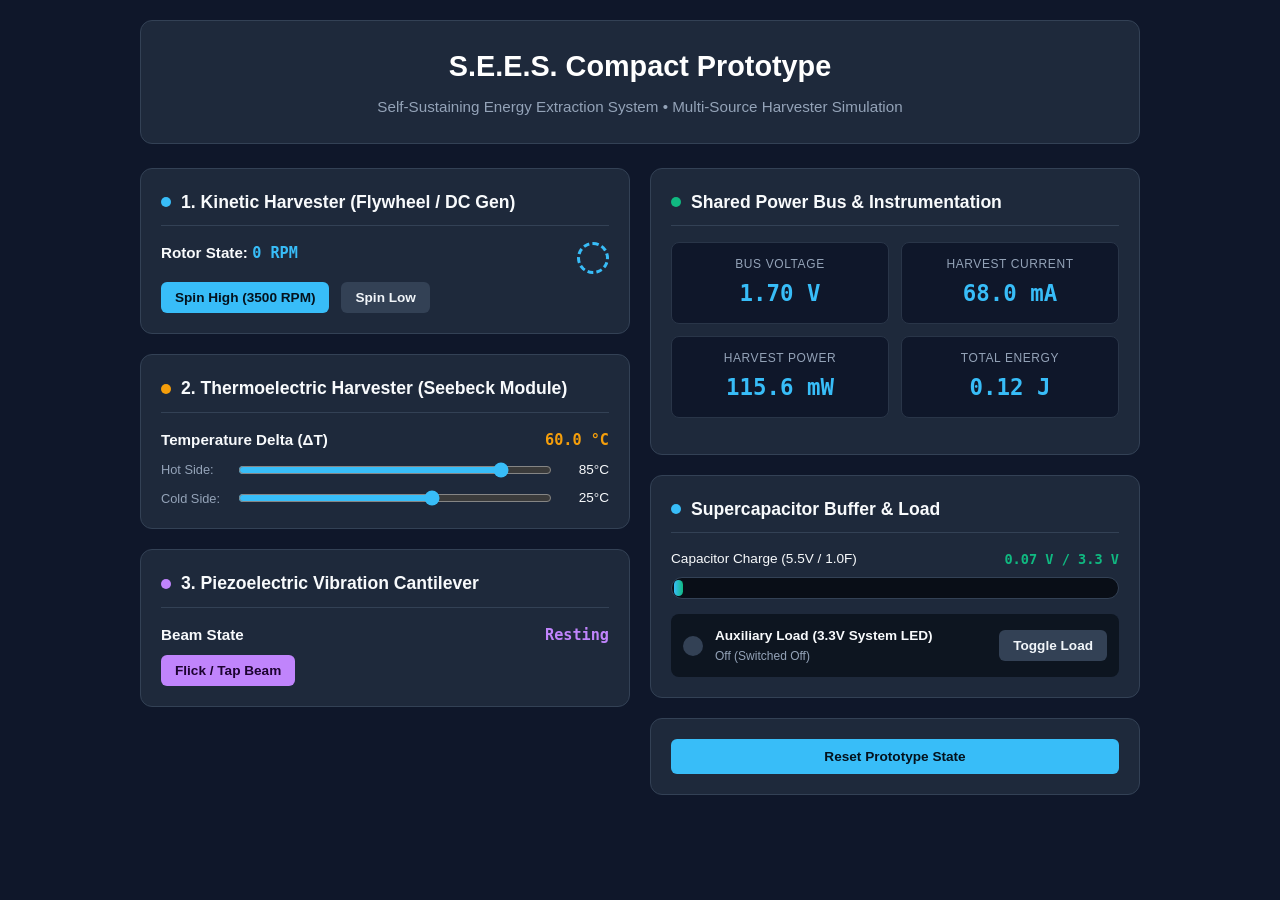
<file: prototype.html>
<!DOCTYPE html>
<html lang="en">
<head>
  <meta charset="UTF-8">
  <meta name="viewport" content="width=device-width, initial-scale=1.0">
  <title>S.E.E.S. - Interactive Energy Harvesting Prototype</title>
  <style>
    :root {
      --bg: #0f172a;
      --card-bg: #1e293b;
      --border: #334155;
      --primary: #38bdf8;
      --primary-hover: #0284c7;
      --accent-thermal: #f59e0b;
      --accent-piezo: #c084fc;
      --accent-success: #10b981;
      --accent-danger: #ef4444;
      --text: #f8fafc;
      --text-muted: #94a3b8;
    }

    * {
      box-sizing: border-box;
      margin: 0;
      padding: 0;
      font-family: -apple-system, BlinkMacSystemFont, "Segoe UI", Roboto, Oxygen, Ubuntu, Cantarell, sans-serif;
    }

    body {
      background-color: var(--bg);
      color: var(--text);
      padding: 20px;
      line-height: 1.5;
    }

    .container {
      max-width: 1000px;
      margin: 0 auto;
    }

    header {
      background: var(--card-bg);
      border: 1px solid var(--border);
      border-radius: 12px;
      padding: 24px;
      margin-bottom: 24px;
      text-align: center;
    }

    header h1 {
      font-size: 1.8rem;
      margin-bottom: 8px;
      color: #fff;
    }

    header p {
      color: var(--text-muted);
      font-size: 0.95rem;
    }

    .grid-2 {
      display: grid;
      grid-template-columns: 1fr 1fr;
      gap: 20px;
    }

    @media (max-width: 768px) {
      .grid-2 {
        grid-template-columns: 1fr;
      }
    }

    .card {
      background: var(--card-bg);
      border: 1px solid var(--border);
      border-radius: 12px;
      padding: 20px;
      margin-bottom: 20px;
    }

    .card h2 {
      font-size: 1.1rem;
      margin-bottom: 16px;
      display: flex;
      align-items: center;
      gap: 10px;
      border-bottom: 1px solid var(--border);
      padding-bottom: 10px;
    }

    .badge {
      display: inline-block;
      width: 10px;
      height: 10px;
      border-radius: 50%;
    }

    .source-row {
      margin-bottom: 16px;
      padding-bottom: 12px;
      border-bottom: 1px dashed #2d3748;
    }

    .source-row:last-child {
      border-bottom: none;
      margin-bottom: 0;
      padding-bottom: 0;
    }

    .source-title {
      display: flex;
      justify-content: space-between;
      margin-bottom: 8px;
      font-weight: 600;
      font-size: 0.95rem;
    }

    .controls-row {
      display: flex;
      align-items: center;
      gap: 12px;
      margin-top: 6px;
    }

    .btn {
      background: var(--primary);
      color: #04121d;
      border: none;
      padding: 8px 14px;
      border-radius: 6px;
      font-weight: 600;
      cursor: pointer;
      font-size: 0.85rem;
      transition: background 0.15s ease;
    }

    .btn:hover {
      background: var(--primary-hover);
    }

    .btn-secondary {
      background: #334155;
      color: #f1f5f9;
    }

    .btn-secondary:hover {
      background: #475569;
    }

    .btn-toggle-on {
      background: var(--accent-success);
      color: #022013;
    }

    input[type=range] {
      flex: 1;
      accent-color: var(--primary);
    }

    .metrics-grid {
      display: grid;
      grid-template-columns: repeat(2, 1fr);
      gap: 12px;
      margin-bottom: 16px;
    }

    .metric-box {
      background: #0f172a;
      border: 1px solid #293548;
      border-radius: 8px;
      padding: 12px;
      text-align: center;
    }

    .metric-label {
      font-size: 0.75rem;
      text-transform: uppercase;
      letter-spacing: 0.05em;
      color: var(--text-muted);
      margin-bottom: 4px;
    }

    .metric-value {
      font-size: 1.4rem;
      font-weight: 700;
      font-family: monospace;
      color: var(--primary);
    }

    .cap-container {
      margin-top: 15px;
    }

    .cap-bar-outer {
      width: 100%;
      height: 22px;
      background: #090e17;
      border: 1px solid var(--border);
      border-radius: 12px;
      overflow: hidden;
      margin: 8px 0;
      padding: 2px;
    }

    .cap-bar-inner {
      height: 100%;
      width: 0%;
      background: linear-gradient(90deg, var(--primary), var(--accent-success));
      border-radius: 10px;
      transition: width 0.1s linear;
    }

    .load-indicator {
      display: flex;
      align-items: center;
      gap: 12px;
      background: #0d1520;
      padding: 12px;
      border-radius: 8px;
      margin-top: 15px;
    }

    .bulb {
      width: 20px;
      height: 20px;
      border-radius: 50%;
      background: #334155;
      box-shadow: none;
      transition: all 0.2s ease;
    }

    .bulb.active {
      background: #34d399;
      box-shadow: 0 0 12px #34d399;
    }

    /* Small animated flywheel spinner */
    .rotor-disc {
      width: 32px;
      height: 32px;
      border-radius: 50%;
      border: 3px dashed var(--primary);
      display: inline-block;
      vertical-align: middle;
      transition: transform 0.1s linear;
    }

    .running {
      animation: spin 0.3s linear infinite;
    }

    @keyframes spin {
      from { transform: rotate(0deg); }
      to { transform: rotate(360deg); }
    }
  </style>
</head>
<body>

  <div class="container">
    <header>
      <h1>S.E.E.S. Compact Prototype</h1>
      <p>Self-Sustaining Energy Extraction System &bull; Multi-Source Harvester Simulation</p>
    </header>

    <div class="grid-2">
      <!-- Left Column: Energy Harvesting Inputs -->
      <div>
        <div class="card">
          <h2><span class="badge" style="background: var(--primary);"></span> 1. Kinetic Harvester (Flywheel / DC Gen)</h2>
          <div class="source-row">
            <div class="source-title">
              <span>Rotor State: <span id="txt-rpm" style="font-family: monospace; color: var(--primary);">0 RPM</span></span>
              <div id="disc-rotor" class="rotor-disc"></div>
            </div>
            <div class="controls-row">
              <button class="btn" onclick="spinFlywheel(3500)">Spin High (3500 RPM)</button>
              <button class="btn btn-secondary" onclick="spinFlywheel(1500)">Spin Low</button>
            </div>
          </div>
        </div>

        <div class="card">
          <h2><span class="badge" style="background: var(--accent-thermal);"></span> 2. Thermoelectric Harvester (Seebeck Module)</h2>
          <div class="source-row">
            <div class="source-title">
              <span>Temperature Delta (&Delta;T)</span>
              <span id="txt-delta-t" style="color: var(--accent-thermal); font-family: monospace;">60 &deg;C</span>
            </div>
            <div class="controls-row">
              <label style="font-size: 0.8rem; color: var(--text-muted); width: 65px;">Hot Side:</label>
              <input type="range" id="slider-hot" min="25" max="95" value="85" oninput="updateThermal()">
              <span id="val-hot" style="font-size: 0.85rem; width: 45px; text-align: right;">85&deg;C</span>
            </div>
            <div class="controls-row" style="margin-top: 8px;">
              <label style="font-size: 0.8rem; color: var(--text-muted); width: 65px;">Cold Side:</label>
              <input type="range" id="slider-cold" min="0" max="40" value="25" oninput="updateThermal()">
              <span id="val-cold" style="font-size: 0.85rem; width: 45px; text-align: right;">25&deg;C</span>
            </div>
          </div>
        </div>

        <div class="card">
          <h2><span class="badge" style="background: var(--accent-piezo);"></span> 3. Piezoelectric Vibration Cantilever</h2>
          <div class="source-row">
            <div class="source-title">
              <span>Beam State</span>
              <span id="txt-piezo-state" style="color: var(--accent-piezo); font-family: monospace;">Resting</span>
            </div>
            <div class="controls-row">
              <button class="btn" style="background: var(--accent-piezo); color: #1c0330;" onclick="flickPiezo()">Flick / Tap Beam</button>
            </div>
          </div>
        </div>
      </div>

      <!-- Right Column: Bus, Storage & Load -->
      <div>
        <div class="card">
          <h2><span class="badge" style="background: var(--accent-success);"></span> Shared Power Bus & Instrumentation</h2>
          <div class="metrics-grid">
            <div class="metric-box">
              <div class="metric-label">Bus Voltage</div>
              <div class="metric-value" id="bus-v">0.00 V</div>
            </div>
            <div class="metric-box">
              <div class="metric-label">Harvest Current</div>
              <div class="metric-value" id="bus-i">0.0 mA</div>
            </div>
            <div class="metric-box">
              <div class="metric-label">Harvest Power</div>
              <div class="metric-value" id="bus-p">0.0 mW</div>
            </div>
            <div class="metric-box">
              <div class="metric-label">Total Energy</div>
              <div class="metric-value" id="total-j">0.00 J</div>
            </div>
          </div>
        </div>

        <div class="card">
          <h2><span class="badge" style="background: #38bdf8;"></span> Supercapacitor Buffer & Load</h2>
          <div class="cap-container">
            <div style="display: flex; justify-content: space-between; font-size: 0.85rem;">
              <span>Capacitor Charge (5.5V / 1.0F)</span>
              <span id="txt-cap-volt" style="font-family: monospace; font-weight: bold; color: var(--accent-success);">0.00 V</span>
            </div>
            <div class="cap-bar-outer">
              <div class="cap-bar-inner" id="cap-bar"></div>
            </div>
          </div>

          <div class="load-indicator">
            <div class="bulb" id="load-bulb"></div>
            <div style="flex: 1;">
              <div style="font-size: 0.85rem; font-weight: bold;">Auxiliary Load (3.3V System LED)</div>
              <div id="load-status" style="font-size: 0.75rem; color: var(--text-muted);">Off &bull; Needs &ge; 1.20 V</div>
            </div>
            <button id="btn-load" class="btn btn-secondary" onclick="toggleLoad()">Toggle Load</button>
          </div>
        </div>

        <div class="card" style="text-align: center;">
          <button class="btn" style="width: 100%; padding: 10px;" onclick="resetSimulation()">Reset Prototype State</button>
        </div>
      </div>
    </div>
  </div>

  <script>
    // State variables
    let rpm = 0;
    let hotTemp = 85;
    let coldTemp = 25;
    let piezoAmp = 0;
    let capVoltage = 0.0;
    let totalJoules = 0;
    let loadActive = false;

    // Elements
    const txtRpm = document.getElementById('txt-rpm');
    const discRotor = document.getElementById('disc-rotor');
    const txtDeltaT = document.getElementById('txt-delta-t');
    const sliderHot = document.getElementById('slider-hot');
    const sliderCold = document.getElementById('slider-cold');
    const valHot = document.getElementById('val-hot');
    const valCold = document.getElementById('val-cold');
    const txtPiezoState = document.getElementById('txt-piezo-state');

    const busV = document.getElementById('bus-v');
    const busI = document.getElementById('bus-i');
    const busP = document.getElementById('bus-p');
    const totalJ = document.getElementById('total-j');

    const txtCapVolt = document.getElementById('txt-cap-volt');
    const capBar = document.getElementById('cap-bar');
    const loadBulb = document.getElementById('load-bulb');
    const loadStatus = document.getElementById('load-status');
    const btnLoad = document.getElementById('btn-load');

    function spinFlywheel(targetRpm) {
      rpm = targetRpm;
    }

    function updateThermal() {
      hotTemp = parseFloat(sliderHot.value);
      coldTemp = parseFloat(sliderCold.value);
      valHot.textContent = `${hotTemp}°C`;
      valCold.textContent = `${coldTemp}°C`;
      const dt = Math.max(0, hotTemp - coldTemp);
      txtDeltaT.textContent = `${dt.toFixed(1)} °C`;
    }

    function flickPiezo() {
      piezoAmp = 3.5;
      txtPiezoState.textContent = 'Vibrating';
    }

    function toggleLoad() {
      loadActive = !loadActive;
      btnLoad.className = loadActive ? 'btn btn-toggle-on' : 'btn btn-secondary';
      btnLoad.textContent = loadActive ? 'Load ON' : 'Toggle Load';
    }

    function resetSimulation() {
      rpm = 0;
      piezoAmp = 0;
      capVoltage = 0;
      totalJoules = 0;
      loadActive = false;
      btnLoad.className = 'btn btn-secondary';
      btnLoad.textContent = 'Toggle Load';
    }

    // 10 Hz Physics & Harvest update loop
    setInterval(() => {
      const dt = 0.1; // 100 ms

      // 1. Kinetic decay
      if (rpm > 0) {
        rpm = Math.max(0, rpm - (200 * dt) - (rpm * 0.1 * dt));
        discRotor.classList.add('running');
      } else {
        discRotor.classList.remove('running');
      }
      txtRpm.textContent = `${Math.round(rpm)} RPM`;

      const v_kin_raw = (rpm / 3500) * 4.8;
      const v_kin = Math.max(0, v_kin_raw - 0.22); // Diode drop
      const i_kin = v_kin > 0 ? (v_kin / 30) * 1000 : 0; // mA

      // 2. Thermoelectric
      const deltaT = Math.max(0, hotTemp - coldTemp);
      const v_th_raw = deltaT * 0.032;
      const v_th = Math.max(0, v_th_raw - 0.22);
      const i_th = v_th > 0 ? (v_th / 25) * 1000 : 0; // mA

      // 3. Piezoelectric
      if (piezoAmp > 0.05) {
        piezoAmp *= 0.85;
      } else {
        piezoAmp = 0;
        txtPiezoState.textContent = 'Resting';
      }
      const v_piezo = Math.max(0, piezoAmp - 0.22);
      const i_piezo = v_piezo > 0 ? (v_piezo / 400) * 1000 : 0; // mA

      // 4. Combined Diode-OR Bus
      const combinedBusV = Math.max(v_kin, v_th, v_piezo);
      let combinedBusI = 0;
      if (v_kin >= combinedBusV - 0.05) combinedBusI += i_kin;
      if (v_th >= combinedBusV - 0.05) combinedBusI += i_th;
      if (v_piezo >= combinedBusV - 0.05) combinedBusI += i_piezo;

      const powerMW = combinedBusV * combinedBusI;
      totalJoules += (powerMW / 1000) * dt;

      // 5. Capacitor Charging / Discharging
      let chargeCurrentA = 0;
      if (combinedBusV > capVoltage) {
        chargeCurrentA = combinedBusI / 1000;
      }

      let loadCurrentA = 0;
      if (loadActive && capVoltage > 0.8) {
        loadCurrentA = 0.040; // 40 mA load
      }

      const dV = ((chargeCurrentA - loadCurrentA) * dt) / 1.0; // 1 Farad
      capVoltage = Math.max(0, Math.min(3.3, capVoltage + dV));

      // UI Updates
      busV.textContent = `${combinedBusV.toFixed(2)} V`;
      busI.textContent = `${combinedBusI.toFixed(1)} mA`;
      busP.textContent = `${powerMW.toFixed(1)} mW`;
      totalJ.textContent = `${totalJoules.toFixed(2)} J`;

      txtCapVolt.textContent = `${capVoltage.toFixed(2)} V / 3.3 V`;
      const capPct = Math.min(100, (capVoltage / 3.3) * 100);
      capBar.style.width = `${capPct.toFixed(1)}%`;

      if (loadActive && capVoltage >= 1.2) {
        loadBulb.classList.add('active');
        loadStatus.textContent = 'Active (Consuming ~40 mA)';
        loadStatus.style.color = '#34d399';
      } else {
        loadBulb.classList.remove('active');
        loadStatus.textContent = loadActive ? 'Capacitor Voltage Too Low (< 1.20 V)' : 'Off (Switched Off)';
        loadStatus.style.color = '#94a3b8';
      }
    }, 100);

    // Initial thermal readout
    updateThermal();
  </script>
</body>
</html>
</file>
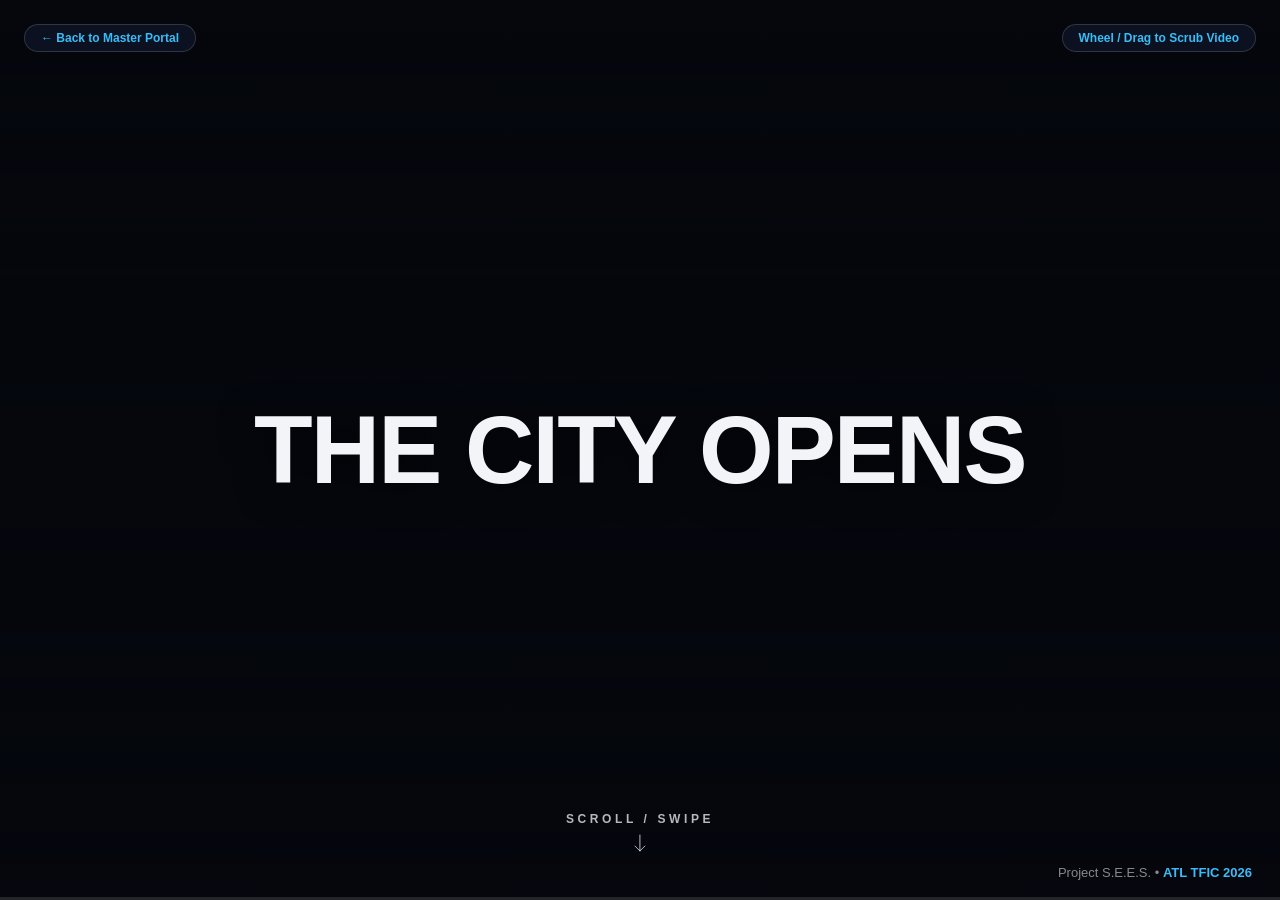
<file: video_hero_demo.html>
<!DOCTYPE html>
<html lang="en">
<head>
  <meta charset="UTF-8">
  <meta name="viewport" content="width=device-width, initial-scale=1.0">
  <title>Scroll-Locked Video Hero Showcase</title>
  <style>
    :root {
      --bg: #05070d;
      --text: #f2f4f8;
      --sans: -apple-system, BlinkMacSystemFont, 'Segoe UI', Roboto, Helvetica, Arial, sans-serif;
    }

    * { box-sizing: border-box; margin: 0; padding: 0; }
    body { background-color: var(--bg); color: var(--text); font-family: var(--sans); }

    #hero-container {
      position: relative;
      height: 100vh;
      height: 100dvh;
      width: 100%;
      overflow: hidden;
      background: var(--bg);
      touch-action: none;
    }

    video {
      position: absolute;
      inset: 0;
      width: 100%;
      height: 100%;
      object-fit: cover;
      opacity: 0;
      transform-origin: center center;
      will-change: transform;
      transition: opacity 0.6s ease;
      touch-action: none;
      pointer-events: none;
    }

    .vignette-overlay {
      position: absolute;
      inset: 0;
      background: linear-gradient(180deg, rgba(5,7,13,0.4) 0%, rgba(5,7,13,0) 30%, rgba(5,7,13,0.2) 70%, rgba(5,7,13,0.7) 100%);
      pointer-events: none;
    }

    .nav-bar {
      position: absolute;
      top: 24px;
      left: 24px;
      right: 24px;
      display: flex;
      justify-content: space-between;
      align-items: center;
      z-index: 10;
      pointer-events: auto;
    }

    .nav-pill {
      display: inline-flex;
      align-items: center;
      gap: 8px;
      padding: 6px 16px;
      border-radius: 9999px;
      font-size: 12px;
      font-weight: 700;
      background: rgba(15, 23, 42, 0.7);
      backdrop-filter: blur(10px);
      border: 1px solid rgba(255, 255, 255, 0.15);
      color: #38bdf8;
      text-decoration: none;
      transition: all 0.2s ease;
    }
    .nav-pill:hover { background: rgba(56, 189, 248, 0.2); }

    .center-text-wrap {
      position: absolute;
      inset: 0;
      display: flex;
      align-items: center;
      justify-content: center;
      padding: 0 6%;
      text-align: center;
      pointer-events: none;
    }

    #hero-title {
      font-weight: 900;
      font-size: clamp(34px, 7.5vw, 96px);
      line-height: 1;
      letter-spacing: -0.02em;
      color: var(--text);
      text-shadow: 0 6px 36px rgba(0,0,0,0.6);
      will-change: transform, filter, opacity;
      display: inline-block;
    }

    #hero-tagline {
      font-weight: 700;
      font-size: clamp(20px, 3.5vw, 42px);
      line-height: 1.25;
      letter-spacing: -0.01em;
      color: var(--text);
      text-shadow: 0 4px 28px rgba(0,0,0,0.6);
      opacity: 0;
    }

    .scroll-hint {
      position: absolute;
      left: 50%;
      bottom: clamp(24px, 6vh, 48px);
      transform: translateX(-50%);
      display: flex;
      flex-direction: column;
      align-items: center;
      gap: 8px;
      color: rgba(240,244,248,0.75);
      font-size: clamp(10px, 1.4vw, 12px);
      font-weight: 700;
      letter-spacing: 0.3em;
      transition: opacity 0.4s ease;
      pointer-events: none;
      text-transform: uppercase;
    }

    @keyframes metro-bounce {
      0%, 100% { transform: translateY(0); opacity: 0.5; }
      50% { transform: translateY(6px); opacity: 1; }
    }
    .bounce-arrow { animation: metro-bounce 1.6s ease-in-out infinite; }

    .progress-bar-track {
      position: absolute;
      left: 0; right: 0; bottom: 0;
      height: 3px;
      background: rgba(255,255,255,0.12);
    }
    #progress-bar {
      height: 100%;
      width: 100%;
      background: linear-gradient(90deg, #38bdf8, #818cf8, #34d399);
      transform: scaleX(0);
      transform-origin: left center;
    }

    .signature-wrap {
      position: absolute;
      right: clamp(16px, 2.5vw, 28px);
      bottom: clamp(12px, 2vw, 20px);
      font-size: clamp(11px, 1.4vw, 13px);
      color: rgba(220,224,232,0.6);
      z-index: 10;
    }
    .signature-wrap a { color: #38bdf8; text-decoration: none; font-weight: 600; }
  </style>
</head>
<body>

  <div id="hero-container">
    <video id="hero-video" src="https://cdn.21st.dev/assets/mirror/21/21a77eac28eacbb7e142016eefeaa0b4a766619e51113629a3bc6df6af066c0f.mp4" muted playsinline preload="auto"></video>
    <div class="vignette-overlay"></div>

    <div class="nav-bar">
      <a href="index.html" class="nav-pill">← Back to Master Portal</a>
      <span class="nav-pill">Wheel / Drag to Scrub Video</span>
    </div>

    <div class="center-text-wrap">
      <span id="hero-title">THE CITY OPENS</span>
    </div>

    <div class="center-text-wrap">
      <span id="hero-tagline">Every door in the city is already open.</span>
    </div>

    <div class="scroll-hint" id="scroll-hint">
      <span>Scroll / Swipe</span>
      <svg class="bounce-arrow" width="14" height="18" viewBox="0 0 14 18">
        <path d="M7 1 L7 17 M2 12 L7 17 L12 12" stroke="currentColor" strokeWidth="1.5" fill="none" stroke-linecap="round" stroke-linejoin="round" />
      </svg>
    </div>

    <div class="progress-bar-track">
      <div id="progress-bar"></div>
    </div>

    <div class="signature-wrap">
      <span>Project S.E.E.S. • <a href="index.html">ATL TFIC 2026</a></span>
    </div>
  </div>

  <script>
    const video = document.getElementById('hero-video');
    const container = document.getElementById('hero-container');
    const titleEl = document.getElementById('hero-title');
    const taglineEl = document.getElementById('hero-tagline');
    const hintEl = document.getElementById('scroll-hint');
    const progressEl = document.getElementById('progress-bar');

    let duration = 0;
    let targetProgress = 0;
    let currentProgress = 0;
    let isSeeking = false;
    let pendingTime = null;
    let touchStartY = 0;
    const scrubDistance = 3200;

    video.addEventListener('loadeddata', () => {
      duration = video.duration || 0;
      video.style.opacity = '1';
    });

    // Safari / Chrome iOS preload unlock
    const p = video.play();
    if (p && typeof p.then === 'function') {
      p.then(() => video.pause()).catch(() => {});
    } else {
      video.pause();
    }

    video.addEventListener('seeked', () => {
      isSeeking = false;
      if (pendingTime !== null) {
        const t = pendingTime;
        pendingTime = null;
        isSeeking = true;
        video.currentTime = t;
      }
    });

    function seekTo(t) {
      if (isSeeking) {
        pendingTime = t;
        return;
      }
      isSeeking = true;
      video.currentTime = t;
    }

    function addDelta(deltaY) {
      targetProgress = Math.min(1, Math.max(0, targetProgress + deltaY / scrubDistance));
      if (targetProgress > 0.001) hintEl.style.opacity = '0';
    }

    window.addEventListener('wheel', (e) => {
      addDelta(e.deltaY);
      e.preventDefault();
    }, { passive: false });

    window.addEventListener('touchstart', (e) => {
      touchStartY = e.touches[0]?.clientY ?? 0;
    }, { passive: true });

    window.addEventListener('touchmove', (e) => {
      const y = e.touches[0]?.clientY ?? touchStartY;
      const deltaY = touchStartY - y;
      touchStartY = y;
      addDelta(deltaY);
      e.preventDefault();
    }, { passive: false });

    function frame() {
      currentProgress += (targetProgress - currentProgress) * 0.18;

      if (duration > 0) {
        seekTo(currentProgress * duration);
      }

      const scale = 1 + currentProgress * 0.06;
      video.style.transform = `scale(${scale})`;

      // Title fade and blur
      const t = 1 - Math.min(1, Math.max(0, currentProgress / 0.35));
      titleEl.style.opacity = String(t);
      titleEl.style.transform = `translateY(${(1 - t) * -24}px) scale(${0.96 + t * 0.04})`;
      titleEl.style.filter = `blur(${(1 - t) * 10}px)`;

      // Tagline blur in
      const tTag = Math.min(1, Math.max(0, (currentProgress - 0.82) / 0.18));
      taglineEl.style.opacity = String(tTag);
      taglineEl.style.transform = `translateY(${(1 - tTag) * 20}px) scale(${0.97 + tTag * 0.03})`;
      taglineEl.style.filter = `blur(${(1 - tTag) * 8}px)`;

      // Progress bar
      progressEl.style.transform = `scaleX(${currentProgress})`;

      requestAnimationFrame(frame);
    }
    requestAnimationFrame(frame);
  </script>
</body>
</html>
</file>
